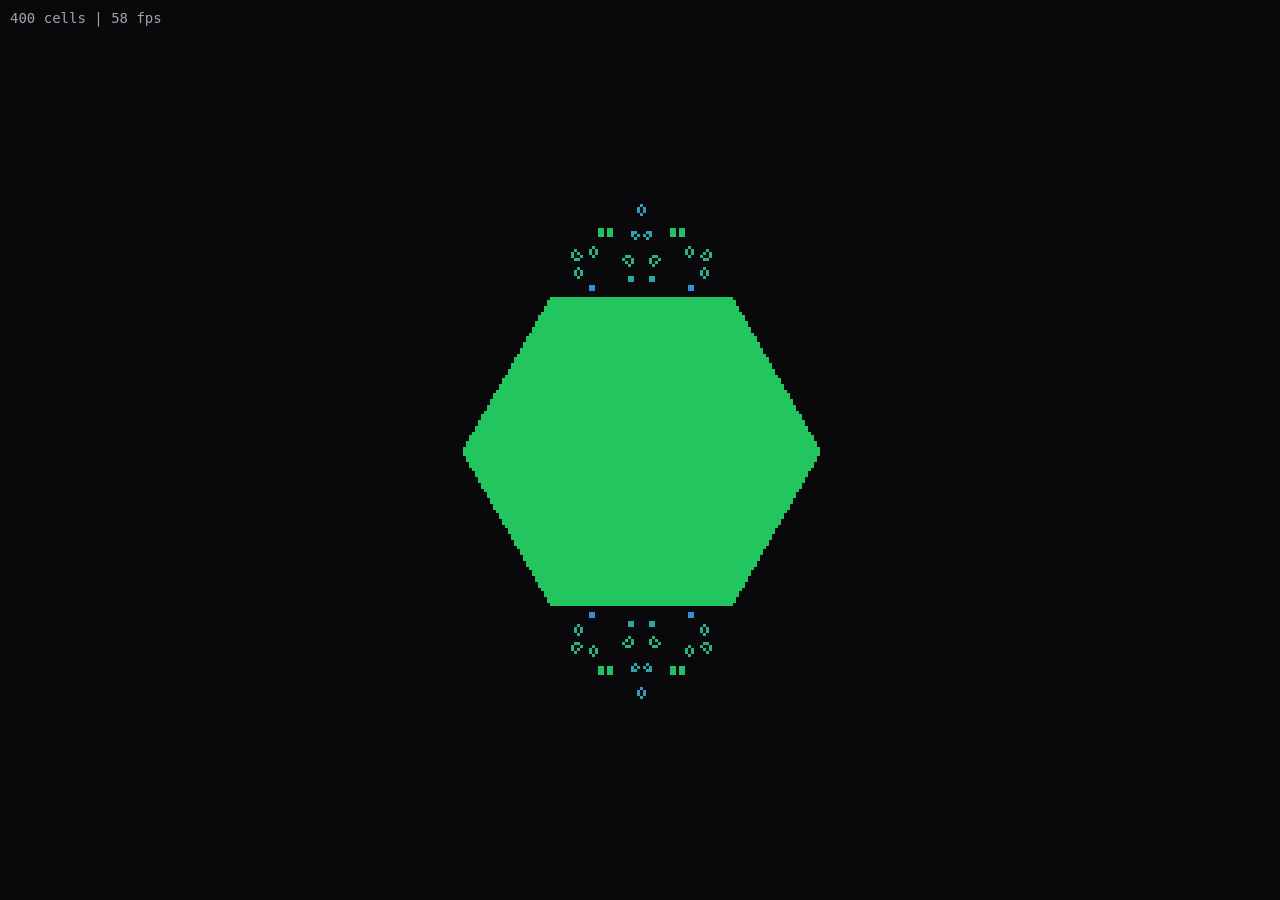
<file: wasm/test.html>
<!DOCTYPE html>
<html>
<head>
  <meta charset="UTF-8">
  <title>GoL WASM Test</title>
  <style>
    body { margin: 0; background: #09090b; overflow: hidden; }
    canvas { display: block; }
    #info {
      position: fixed; top: 10px; left: 10px;
      color: #a1a1aa; font: 14px monospace;
    }
  </style>
</head>
<body>
  <canvas id="c"></canvas>
  <div id="info">Loading WASM...</div>
  <script src="../app/static/wasm/gol.js"></script>
  <script>
    const canvas = document.getElementById('c');
    const ctx = canvas.getContext('2d');
    const info = document.getElementById('info');

    // Fullscreen canvas
    function resize() {
      canvas.width = window.innerWidth;
      canvas.height = window.innerHeight;
    }
    resize();
    window.addEventListener('resize', resize);

    // Color gradient matching site theme (same as gol.c GetCellColor)
    function cellColor(age) {
      if (age > 60) age = 60;
      let r, g, b;
      if (age < 30) {
        const t = age / 30;
        r = 34  + t * 25;
        g = 197 - t * 67;
        b = 94  + t * 152;
      } else {
        const t = (age - 30) / 30;
        r = 59  + t * 80;
        g = 130 - t * 38;
        b = 246;
      }
      return [r | 0, g | 0, b | 0];
    }

    GOLModule().then(function(mod) {
      const init = mod.cwrap('gol_init', null, ['number','number','number','number']);
      const step = mod.cwrap('gol_step', 'number', []);
      const getCells = mod.cwrap('gol_get_cells', 'number', []);
      const cellCount = mod.cwrap('gol_cell_count', 'number', []);
      const setBounds = mod.cwrap('gol_set_bounds', null, ['number','number','number','number']);

      // Init with hexagon at center of grid
      init(0, 0, 6, 0.0);

      // Set bounds to match canvas size
      const PIXEL = 3;
      function updateBounds() {
        const halfW = Math.floor(canvas.width / PIXEL / 2);
        const halfH = Math.floor(canvas.height / PIXEL / 2);
        setBounds(-halfW, -halfH, halfW, halfH);
      }
      updateBounds();
      window.addEventListener('resize', function() { resize(); updateBounds(); });

      // PIXEL defined above with bounds
      let lastTime = performance.now();
      let frames = 0;

      function render() {
        const count = step();
        const ptr = getCells();
        // Read flat buffer: [x, y, age, x, y, age, ...]
        const cells = new Int32Array(mod.HEAP32.buffer, ptr, count * 3);

        // Clear
        ctx.fillStyle = '#09090b';
        ctx.fillRect(0, 0, canvas.width, canvas.height);

        // Center offset
        const cx = canvas.width / 2;
        const cy = canvas.height / 2;

        // Draw cells
        for (let i = 0; i < count * 3; i += 3) {
          const x = cells[i];
          const y = cells[i + 1];
          const age = cells[i + 2];
          const [r, g, b] = cellColor(age);
          ctx.fillStyle = 'rgb(' + r + ',' + g + ',' + b + ')';
          ctx.fillRect(cx + x * PIXEL, cy + y * PIXEL, PIXEL, PIXEL);
        }

        // FPS counter
        frames++;
        const now = performance.now();
        if (now - lastTime >= 1000) {
          info.textContent = count + ' cells | ' + frames + ' fps';
          frames = 0;
          lastTime = now;
        }

        requestAnimationFrame(render);
      }

      info.textContent = 'Running...';
      render();
    });
  </script>
</body>
</html>
</file>
